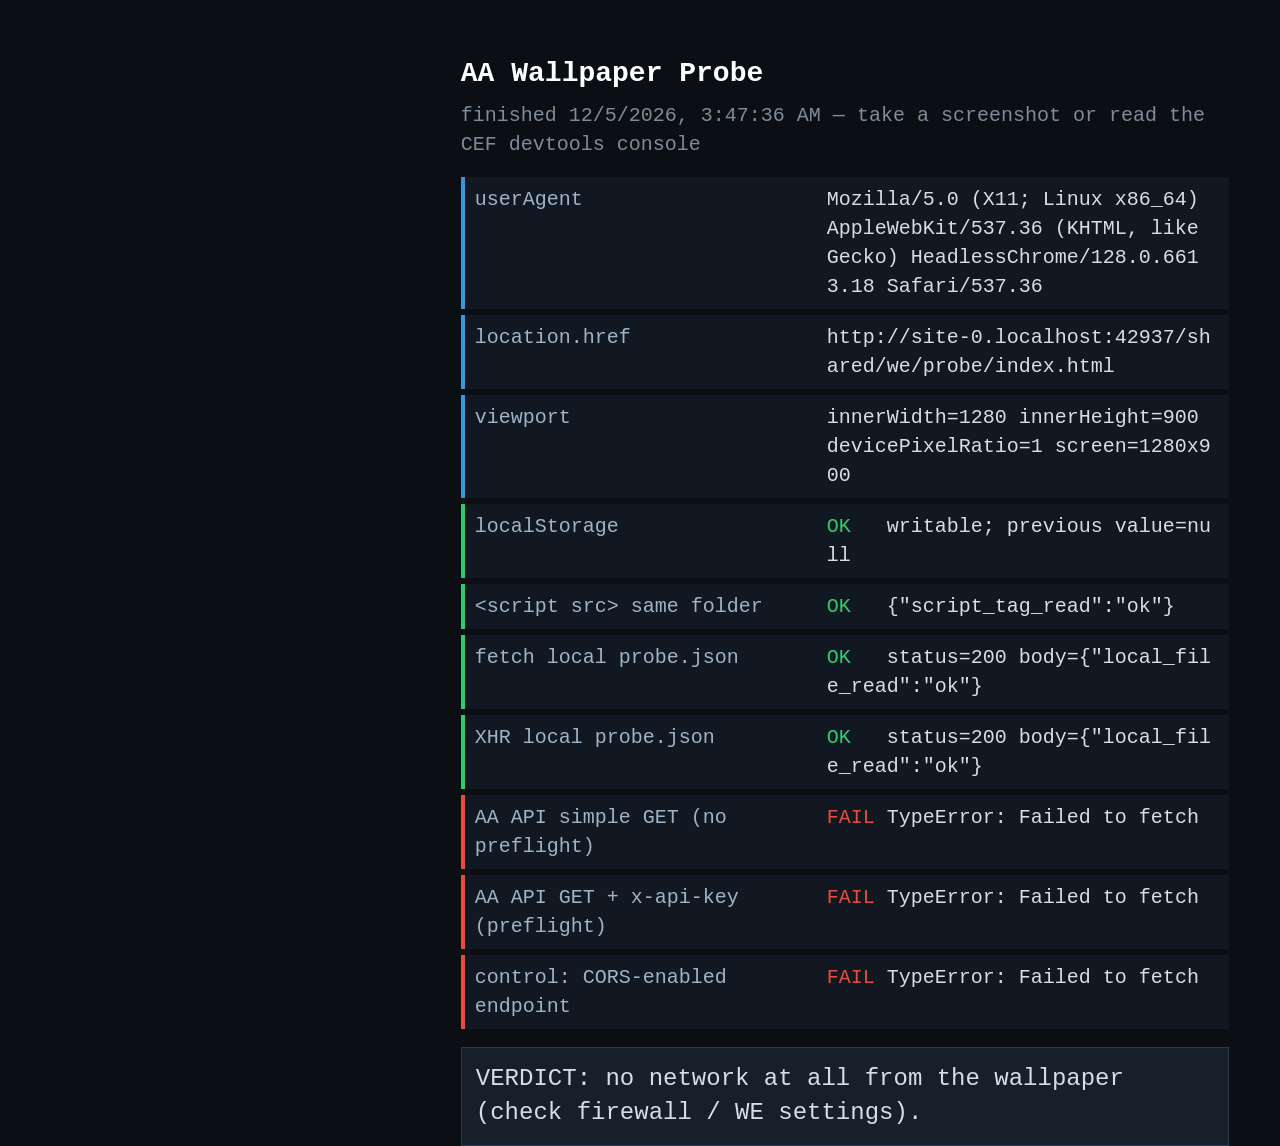
<file: shared/we/probe/index.html>
<!DOCTYPE html>
<html lang="en">
<head>
<meta charset="utf-8">
<title>AA Wallpaper Probe</title>
<style>
  html, body { margin: 0; height: 100%; background: #0b0f14; color: #d7dde5; font: 20px/1.45 Consolas, "Cascadia Mono", monospace; }
  #wrap { position: absolute; right: 4vw; top: 6vh; width: 60vw; max-width: 1500px; }
  h1 { font-size: 28px; margin: 0 0 6px; color: #fff; }
  .sub { color: #7f8b99; margin-bottom: 18px; }
  .row { display: grid; grid-template-columns: 340px 1fr; gap: 12px; padding: 8px 10px; border-left: 4px solid #333; margin-bottom: 6px; background: #111821; }
  .row.ok   { border-color: #2ecc71; }
  .row.fail { border-color: #e74c3c; }
  .row.info { border-color: #3498db; }
  .k { color: #9fb3c8; }
  .v { white-space: pre-wrap; word-break: break-all; }
  .ok .v::before   { content: "OK   "; color: #2ecc71; }
  .fail .v::before { content: "FAIL "; color: #e74c3c; }
  #verdict { margin-top: 18px; padding: 14px; font-size: 24px; background: #16202b; border: 1px solid #2a3a4c; }
</style>
</head>
<body>
<div id="wrap">
  <h1>AA Wallpaper Probe</h1>
  <div class="sub" id="sub">running…</div>
  <div id="out"></div>
  <div id="verdict"></div>
</div>

<!-- Test: does a same-folder <script src> load? (baseline; this is how every web wallpaper loads its JS) -->
<script src="probe-data.js"></script>
<script>
(function () {
  var out = document.getElementById('out');
  var results = {};

  function log(key, value, status) {          // status: true | false | 'info'
    results[key] = { value: value, status: status };
    var cls = status === 'info' ? 'info' : (status ? 'ok' : 'fail');
    var row = document.createElement('div');
    row.className = 'row ' + cls;
    row.innerHTML = '<div class="k"></div><div class="v"></div>';
    row.children[0].textContent = key;
    row.children[1].textContent = value;
    out.appendChild(row);
    console.log('[probe] ' + key + ' => ' + (status === 'info' ? '' : (status ? 'OK ' : 'FAIL ')) + value);
  }

  // Cross-origin fetch test. CORS enforced  -> fetch rejects with TypeError ("Failed to fetch").
  //                          CORS NOT enforced -> we can read the status and body (401 JSON is expected without a key).
  function testFetch(label, url, init) {
    return fetch(url, init).then(function (r) {
      return r.text().then(function (t) {
        log(label, 'status=' + r.status + ' body=' + t.slice(0, 120).replace(/\s+/g, ' '), true);
      });
    }).catch(function (e) {
      log(label, String(e), false);
    });
  }

  function xhrLocal(path) {
    return new Promise(function (res) {
      try {
        var x = new XMLHttpRequest();
        x.open('GET', path);
        x.onload = function () { log('XHR local ' + path, 'status=' + x.status + ' body=' + x.responseText.trim(), true); res(); };
        x.onerror = function () { log('XHR local ' + path, 'onerror (status=' + x.status + ')', false); res(); };
        x.send();
      } catch (e) { log('XHR local ' + path, String(e), false); res(); }
    });
  }

  function verdict() {
    var a = results['AA API GET + x-api-key (preflight)'];
    var b = results['AA API simple GET (no preflight)'];
    var c = results['control: CORS-enabled endpoint'];
    var v = document.getElementById('verdict');
    if (a && a.status) {
      v.textContent = 'VERDICT: CORS is NOT enforced here -> Path A (wallpaper fetches AA API directly) is viable.';
    } else if (c && c.status) {
      v.textContent = 'VERDICT: network works but CORS IS enforced -> use Path B (local script writes data.js) or Path C (cefcommandline).';
    } else if (c && !c.status) {
      v.textContent = 'VERDICT: no network at all from the wallpaper (check firewall / WE settings).';
    } else {
      v.textContent = 'VERDICT: inconclusive, see rows above.';
    }
    document.getElementById('sub').textContent = 'finished ' + new Date().toLocaleString() + ' — take a screenshot or read the CEF devtools console';
  }

  function realFetch(key) {
    var paths = ['/language/models/free', '/data/llms/models'];
    return paths.reduce(function (p, path) {
      return p.then(function () {
        return fetch('https://artificialanalysis.ai/api/v2' + path, { headers: { 'x-api-key': key } }).then(function (r) {
          var rl = ['x-ratelimit-limit', 'x-ratelimit-remaining', 'x-ratelimit-reset'].map(function (h) { return h + '=' + r.headers.get(h); }).join(' ');
          return r.json().then(function (j) {
            var arr = Array.isArray(j.data) ? j.data : (Array.isArray(j) ? j : []);
            var top = arr.filter(function (m) { return m.evaluations && m.evaluations.artificial_analysis_intelligence_index != null; })
              .sort(function (x, y) { return y.evaluations.artificial_analysis_intelligence_index - x.evaluations.artificial_analysis_intelligence_index; })
              .slice(0, 5).map(function (m) { return m.name + ' ' + m.evaluations.artificial_analysis_intelligence_index; }).join(' | ');
            log('REAL ' + path, 'status=' + r.status + ' tier=' + j.tier + ' iiv=' + j.intelligence_index_version +
              ' n=' + arr.length + ' pages=' + (j.pagination && j.pagination.total_pages) + '\n' + rl + '\nTOP5: ' + (top || JSON.stringify(j).slice(0, 200)), r.ok);
          });
        }).catch(function (e) { log('REAL ' + path, String(e), false); });
      });
    }, Promise.resolve());
  }

  // ---- environment facts (info rows) ----
  log('userAgent', navigator.userAgent, 'info');
  log('location.href', location.href, 'info');
  log('viewport', 'innerWidth=' + innerWidth + ' innerHeight=' + innerHeight + ' devicePixelRatio=' + devicePixelRatio +
      ' screen=' + screen.width + 'x' + screen.height, 'info');

  // ---- persistence ----
  try {
    var prev = localStorage.getItem('aa_probe_last');
    localStorage.setItem('aa_probe_last', new Date().toISOString());
    log('localStorage', 'writable; previous value=' + prev, true);
  } catch (e) { log('localStorage', String(e), false); }

  // ---- local file access (Path B needs at least one of these) ----
  log('<script src> same folder', window.PROBE_DATA ? JSON.stringify(window.PROBE_DATA) : 'window.PROBE_DATA undefined', !!window.PROBE_DATA);

  var chain = fetch('probe.json').then(function (r) { return r.text().then(function (t) { log('fetch local probe.json', 'status=' + r.status + ' body=' + t.trim(), true); }); })
    .catch(function (e) { log('fetch local probe.json', String(e), false); })
    .then(function () { return xhrLocal('probe.json'); })
    // ---- cross-origin network ----
    .then(function () { return testFetch('AA API simple GET (no preflight)', 'https://artificialanalysis.ai/api/v2/language/models/free', {}); })
    .then(function () { return testFetch('AA API GET + x-api-key (preflight)', 'https://artificialanalysis.ai/api/v2/language/models/free', { headers: { 'x-api-key': 'probe' } }); })
    .then(function () { return testFetch('control: CORS-enabled endpoint', 'https://api.github.com/zen', {}); })
    .then(verdict);

  // ---- user property: optional real API call with the user's key ----
  var keyUsed = false;
  window.wallpaperPropertyListener = {
    applyUserProperties: function (p) {
      if (p.apikey && p.apikey.value && p.apikey.value.trim() && !keyUsed) {
        keyUsed = true;
        var key = p.apikey.value.trim();
        log('user property apikey', 'received (' + key.length + ' chars)', true);
        chain = chain.then(function () { return realFetch(key); });
      }
    }
  };
})();
</script>
</body>
</html>
</file>
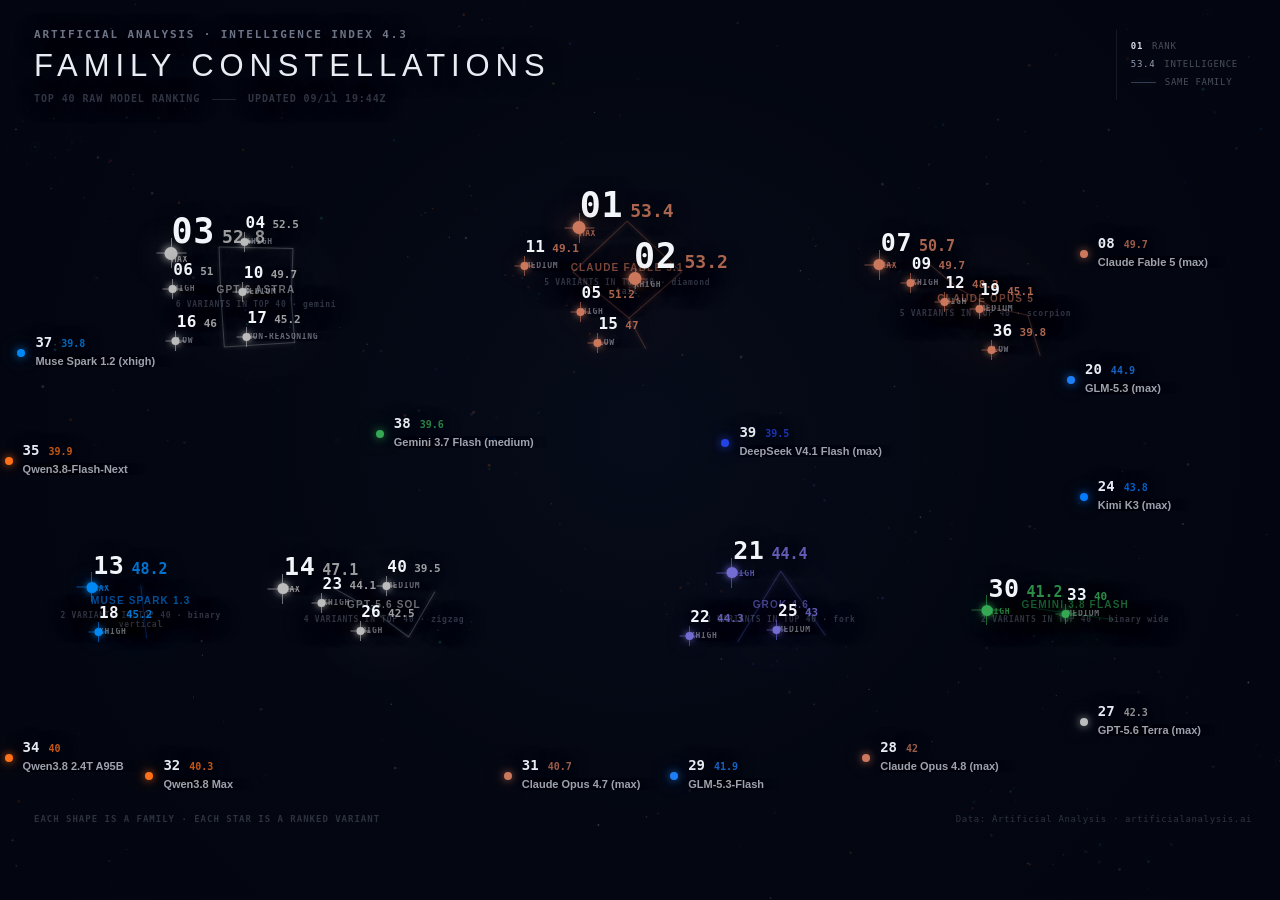
<file: wallpapers/constellation/reference/demo/index.html>
<!doctype html>
<html lang="en">
<head>
  <meta charset="utf-8" />
  <meta name="viewport" content="width=device-width,initial-scale=1,viewport-fit=cover" />
  <title>AI Family Constellations</title>
  <link rel="stylesheet" href="styles.css" />
</head>
<body>
  <canvas id="space" aria-hidden="true"></canvas>
  <svg id="lines" aria-hidden="true"></svg>
  <main id="atlas" aria-label="Artificial Analysis top models grouped into family constellations"></main>

  <header class="masthead">
    <div class="eyebrow">ARTIFICIAL ANALYSIS · INTELLIGENCE INDEX <span id="indexVersion">—</span></div>
    <h1>FAMILY CONSTELLATIONS</h1>
    <div class="meta">
      <span>TOP <b id="topN">40</b> RAW MODEL RANKING</span>
      <i></i>
      <span id="updatedAt">UPDATED —</span>
    </div>
  </header>

  <aside class="legend">
    <div><span class="rank-chip">01</span> rank</div>
    <div><span class="score-chip">53.4</span> intelligence</div>
    <div><span class="line-chip"></span> same family</div>
  </aside>

  <aside id="inspector" class="inspector">
    <div class="inspector-top">
      <div>
        <div id="iRank" class="i-rank">#—</div>
        <div id="iVariant" class="i-variant">—</div>
      </div>
      <div class="i-scorebox">
        <div id="iScore" class="i-score">—</div>
        <div>INTELLIGENCE</div>
      </div>
    </div>
    <div id="iName" class="i-name">—</div>
    <div id="iCreator" class="i-creator">—</div>
    <div class="metrics">
      <div><span>CODING</span><b id="iCoding">—</b></div>
      <div><span>AGENTIC</span><b id="iAgentic">—</b></div>
      <div><span>OUTPUT</span><b id="iTps">—</b></div>
      <div><span>TTFT</span><b id="iTtft">—</b></div>
      <div><span>INPUT</span><b id="iPriceIn">—</b></div>
      <div><span>OUTPUT</span><b id="iPriceOut">—</b></div>
      <div><span>RELEASED</span><b id="iRelease">—</b></div>
      <div><span>FAMILY</span><b id="iFamilyCount">—</b></div>
    </div>
  </aside>

  <div class="note">EACH SHAPE IS A FAMILY · EACH STAR IS A RANKED VARIANT</div>
  <div id="source" class="source"></div>

  <script src="data/cosmos-data.js"></script>
  <script src="app.js"></script>
</body>
</html>
</file>
<file: wallpapers/constellation/reference/demo/styles.css>
:root{
  color-scheme:dark;
  --bg:#030610;
  --ink:rgba(246,249,255,.95);
  --muted:rgba(202,214,236,.54);
  --faint:rgba(192,207,235,.25);
  --hair:rgba(255,255,255,.075);
  font-family:"Segoe UI Variable","Segoe UI",Arial,sans-serif;
}
*{box-sizing:border-box}
html,body{width:100%;height:100%;margin:0;overflow:hidden;background:var(--bg)}
body{color:var(--ink);user-select:none}
#space,#lines,#atlas{position:fixed;inset:0;width:100%;height:100%}
#space{z-index:0;display:block}
#lines{z-index:1;overflow:visible;pointer-events:none}
#atlas{z-index:2;pointer-events:none}

.masthead{position:fixed;left:56px;top:43px;z-index:20;pointer-events:none;text-shadow:0 2px 20px rgba(0,0,0,.7)}
.eyebrow{font:600 11px/1.2 "Cascadia Mono","Consolas",monospace;letter-spacing:.17em;color:var(--muted)}
h1{margin:9px 0 0;font-size:42px;line-height:1;font-weight:260;letter-spacing:.19em}
.meta{margin-top:13px;display:flex;align-items:center;gap:12px;font:550 10px/1 "Cascadia Mono","Consolas",monospace;letter-spacing:.09em;color:var(--faint)}
.meta i{display:block;width:24px;height:1px;background:rgba(255,255,255,.12)}

.legend{position:fixed;right:44px;top:45px;z-index:20;display:grid;gap:8px;padding:12px 14px;border-left:1px solid rgba(255,255,255,.08);font:500 9px/1.1 "Cascadia Mono","Consolas",monospace;letter-spacing:.08em;text-transform:uppercase;color:rgba(204,216,238,.34);pointer-events:none}
.legend>div{display:flex;align-items:center;gap:9px}.rank-chip{font-weight:800;color:rgba(240,246,255,.9)}.score-chip{color:rgba(210,224,250,.7)}.line-chip{width:25px;height:1px;background:rgba(180,205,245,.28);box-shadow:0 0 8px rgba(160,195,255,.2)}

.family{--c:180,195,225;position:absolute;pointer-events:none}
.family::before{content:"";position:absolute;left:50%;top:50%;width:120%;height:120%;transform:translate(-50%,-50%);border-radius:50%;background:radial-gradient(circle,rgba(var(--c),.055),rgba(var(--c),.016) 36%,transparent 70%);filter:blur(18px);opacity:.8}
.family-title{position:absolute;left:50%;top:50%;transform:translate(-50%,-50%);width:250px;text-align:center;pointer-events:none;text-shadow:0 4px 24px rgba(0,0,0,.7)}
.family-name{font-size:13px;font-weight:620;letter-spacing:.12em;text-transform:uppercase;color:rgba(var(--c),.62)}
.family-sub{margin-top:6px;font:550 8px/1.1 "Cascadia Mono","Consolas",monospace;letter-spacing:.09em;color:rgba(200,214,237,.24)}

.star-node{--c:180,195,225;position:absolute;width:116px;min-height:66px;transform:translate(-50%,-50%);pointer-events:auto;cursor:default;text-shadow:0 3px 17px rgba(0,0,0,.76)}
.star-node .spark{position:absolute;left:-5px;top:23px;width:8px;height:8px;border-radius:50%;background:rgb(var(--c));box-shadow:0 0 7px rgba(var(--c),.95),0 0 22px rgba(var(--c),.46),0 0 46px rgba(var(--c),.16);transition:transform .18s ease,box-shadow .18s ease}
.star-node .spark::before,.star-node .spark::after{content:"";position:absolute;left:50%;top:50%;transform:translate(-50%,-50%);background:rgba(var(--c),.58)}
.star-node .spark::before{width:20px;height:1px}.star-node .spark::after{width:1px;height:20px}
.star-node .rankline{display:flex;align-items:baseline;gap:7px;white-space:nowrap}
.star-node .rank{font:800 16px/1 "Cascadia Mono","Consolas",monospace;letter-spacing:.02em;color:rgba(248,251,255,.98)}
.star-node .score{font:600 11px/1 "Cascadia Mono","Consolas",monospace;color:rgba(var(--c),.84)}
.star-node .variant{margin-top:7px;font:600 8px/1.1 "Cascadia Mono","Consolas",monospace;letter-spacing:.08em;text-transform:uppercase;color:rgba(221,229,244,.46);white-space:nowrap;overflow:hidden;text-overflow:ellipsis}
.star-node.best .rank{font-size:25px}.star-node.best .score{font-size:15px}.star-node.best .spark{width:11px;height:11px;left:-7px;top:29px}.star-node.best .spark::before{width:30px}.star-node.best .spark::after{height:30px}.star-node.best .variant{color:rgba(var(--c),.75)}
.star-node.top3 .rank{font-size:35px;font-weight:680}.star-node.top3 .score{font-size:18px}.star-node.top3 .spark{width:13px;height:13px;top:33px;box-shadow:0 0 9px rgba(var(--c),1),0 0 30px rgba(var(--c),.58),0 0 74px rgba(var(--c),.23)}
.star-node:hover{z-index:50}.star-node:hover .spark{transform:scale(1.35);box-shadow:0 0 10px rgba(var(--c),1),0 0 34px rgba(var(--c),.74),0 0 80px rgba(var(--c),.30)}

.singleton{--c:180,195,225;position:absolute;width:205px;transform:translate(-50%,-50%);pointer-events:auto;padding-left:18px;text-shadow:0 3px 18px rgba(0,0,0,.78)}
.singleton::before{content:"";position:absolute;left:0;top:14px;width:8px;height:8px;border-radius:50%;background:rgb(var(--c));box-shadow:0 0 8px rgba(var(--c),.8),0 0 24px rgba(var(--c),.32)}
.singleton .s-top{display:flex;align-items:baseline;gap:9px}.singleton .s-rank{font:800 14px/1 "Cascadia Mono","Consolas",monospace}.singleton .s-score{font:600 10px/1 "Cascadia Mono","Consolas",monospace;color:rgba(var(--c),.77)}
.singleton .s-name{margin-top:6px;font-size:11px;font-weight:560;white-space:nowrap;overflow:hidden;text-overflow:ellipsis;color:rgba(236,242,252,.67)}
.singleton:hover{z-index:50}.singleton:hover::before{box-shadow:0 0 10px rgba(var(--c),1),0 0 36px rgba(var(--c),.54)}

.inspector{position:fixed;z-index:100;width:365px;padding:17px 19px 15px;border:1px solid rgba(255,255,255,.10);border-radius:12px;background:linear-gradient(145deg,rgba(8,14,27,.94),rgba(3,6,14,.84));backdrop-filter:blur(18px) saturate(130%);box-shadow:0 24px 80px rgba(0,0,0,.52),inset 0 1px 0 rgba(255,255,255,.035);opacity:0;transform:translateY(6px) scale(.985);transition:opacity .15s ease,transform .15s ease;pointer-events:none}
.inspector.visible{opacity:1;transform:none}.inspector-top{display:flex;justify-content:space-between;gap:20px}.i-rank{font:800 12px/1 "Cascadia Mono","Consolas",monospace;letter-spacing:.08em}.i-variant{margin-top:7px;font:600 9px/1 "Cascadia Mono","Consolas",monospace;letter-spacing:.09em;text-transform:uppercase;color:var(--muted)}.i-scorebox{text-align:right;font:600 7px/1 "Cascadia Mono","Consolas",monospace;letter-spacing:.11em;color:var(--faint)}.i-score{font:300 40px/.9 "Segoe UI Variable","Segoe UI",sans-serif;letter-spacing:-.045em;color:rgba(247,250,255,.98)}.i-name{margin-top:13px;font-size:21px;font-weight:620;letter-spacing:-.02em}.i-creator{margin-top:5px;font:550 8px/1 "Cascadia Mono","Consolas",monospace;letter-spacing:.11em;text-transform:uppercase;color:var(--muted)}
.metrics{display:grid;grid-template-columns:1fr 1fr;gap:9px 20px;margin-top:15px;padding-top:13px;border-top:1px solid var(--hair)}.metrics>div{display:flex;justify-content:space-between;align-items:baseline;gap:12px}.metrics span{font:550 7px/1 "Cascadia Mono","Consolas",monospace;letter-spacing:.08em;color:var(--faint)}.metrics b{font:650 10px/1 "Cascadia Mono","Consolas",monospace;color:rgba(237,243,253,.80)}

.note{position:fixed;left:56px;bottom:76px;z-index:20;font:550 9px/1 "Cascadia Mono","Consolas",monospace;letter-spacing:.11em;color:rgba(198,212,235,.21);pointer-events:none}.source{position:fixed;right:42px;bottom:76px;z-index:20;font:500 9px/1 "Cascadia Mono","Consolas",monospace;letter-spacing:.07em;color:rgba(198,212,235,.22);pointer-events:none}

@media(max-width:1500px){.masthead{left:34px;top:28px}h1{font-size:31px}.legend{right:28px;top:30px}.note{left:34px}.source{right:28px}.family-title{width:190px}.family-name{font-size:10px}.star-node{width:95px}.singleton{width:170px}}
</file>
